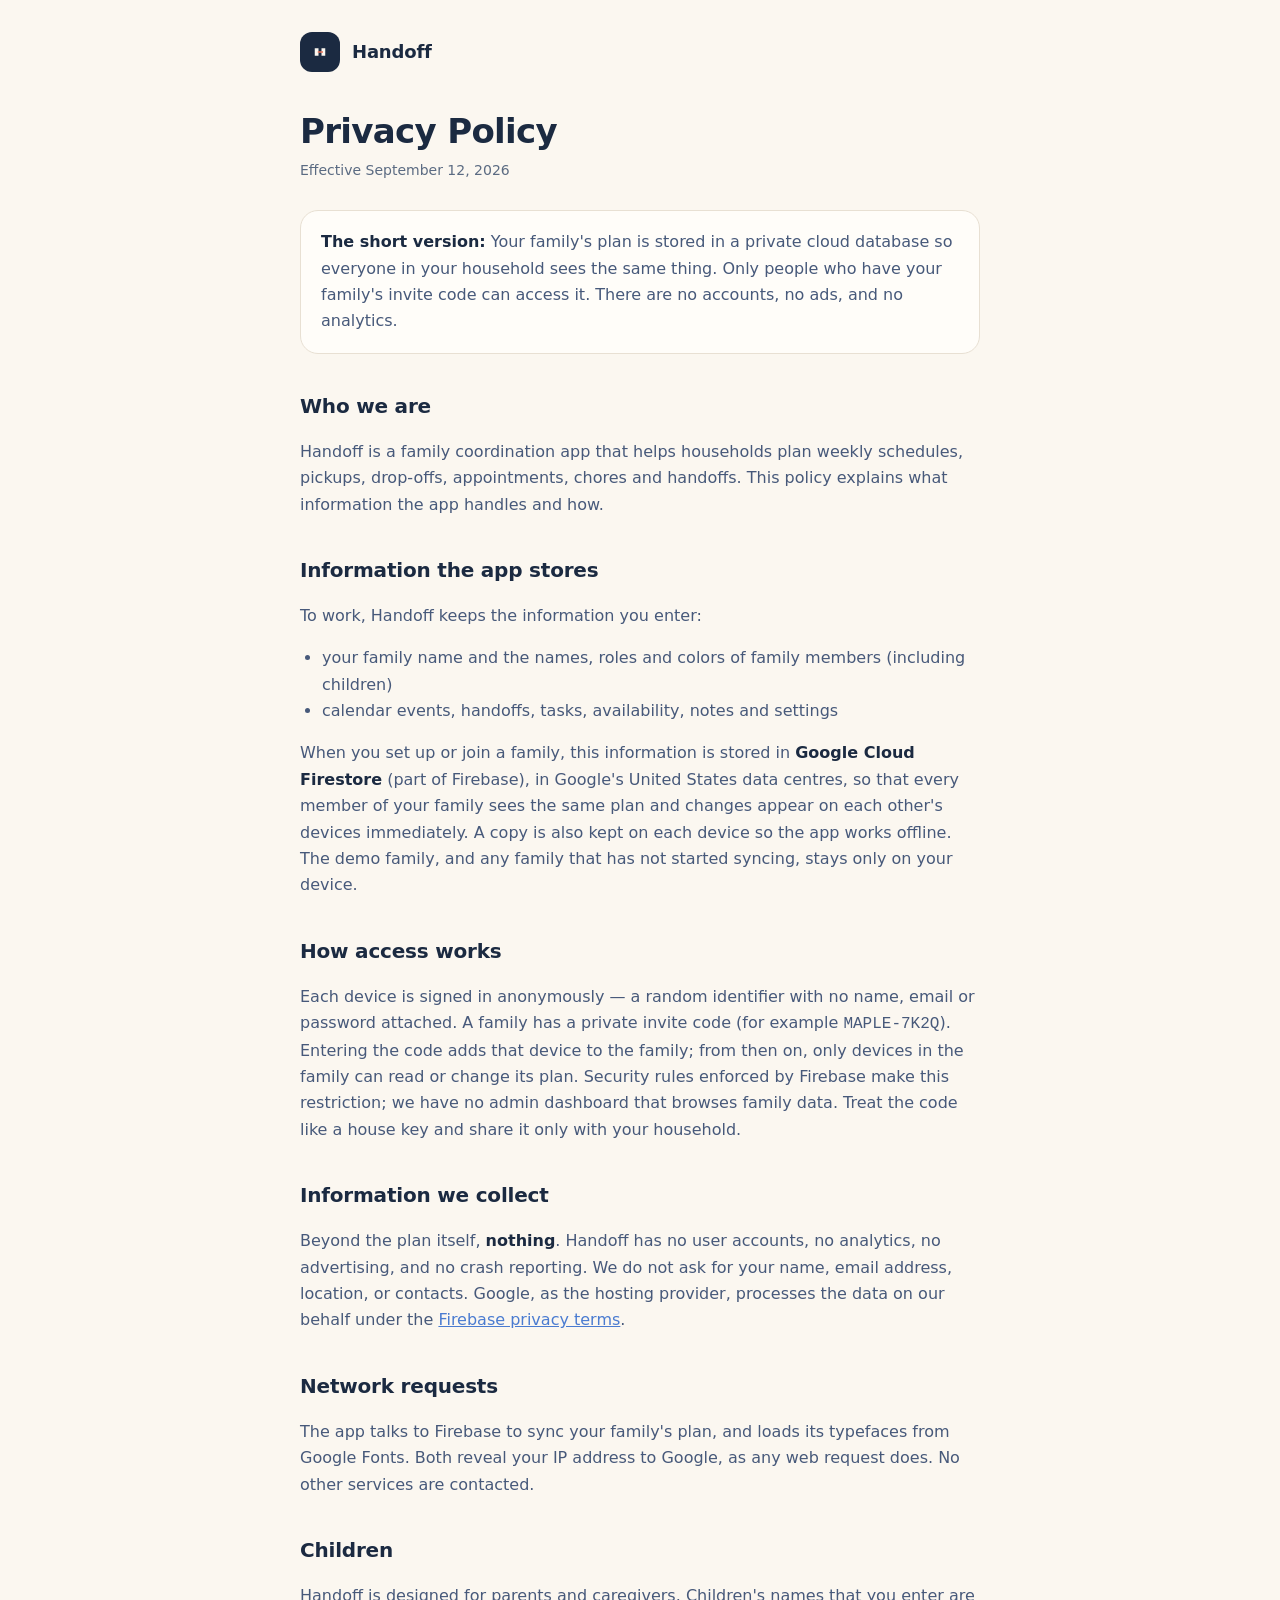
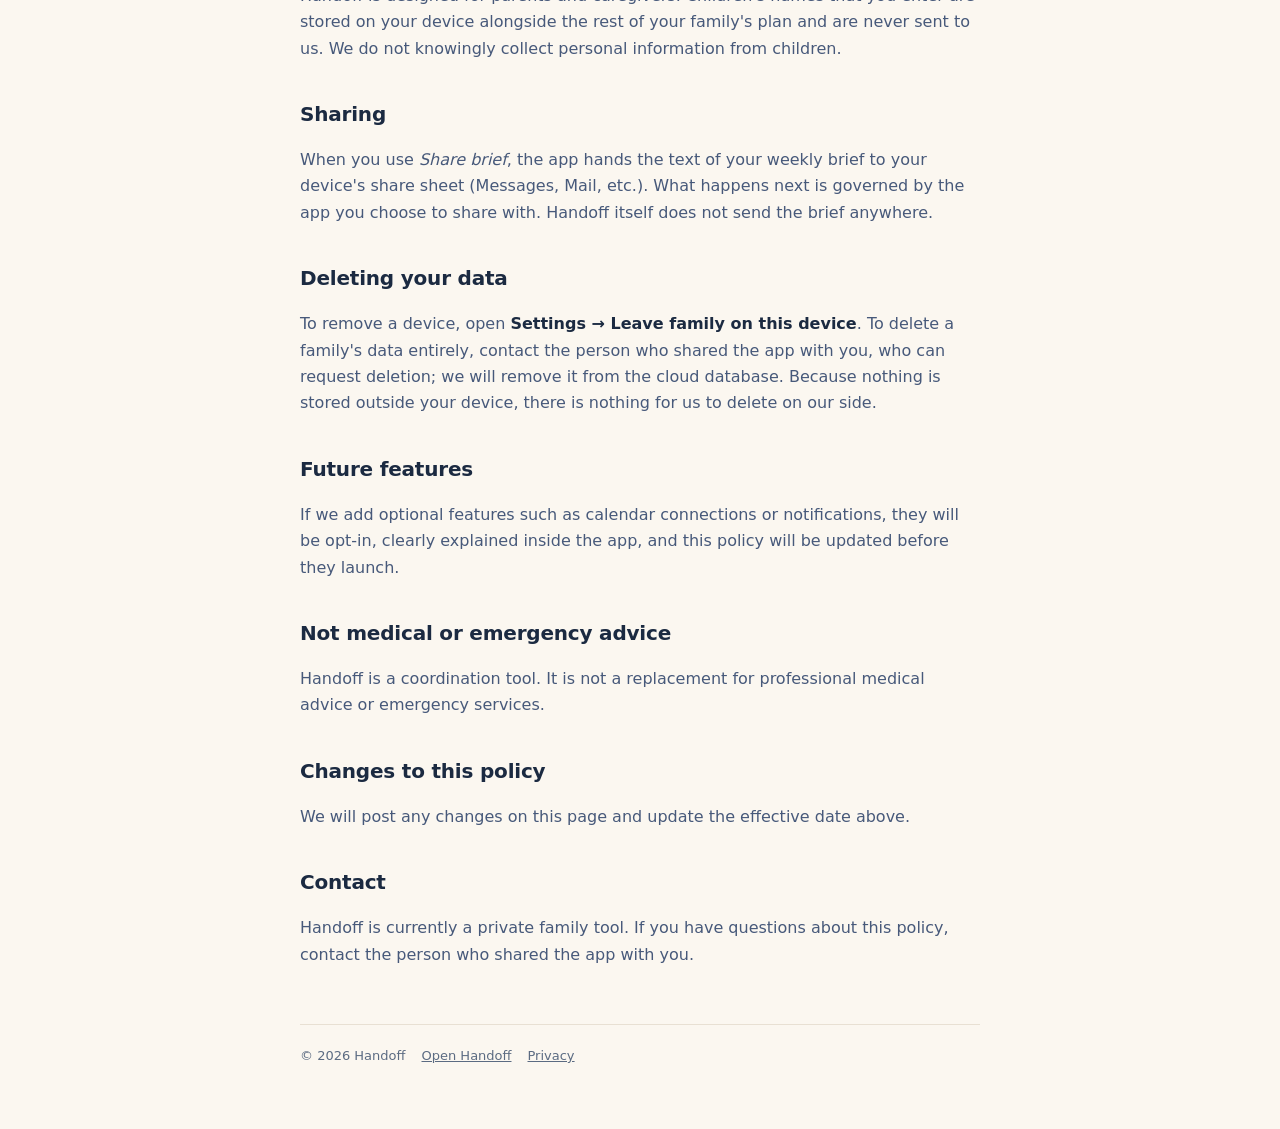
<file: privacy.html>
<!doctype html>
<html lang="en">
<head>
  <meta charset="utf-8">
  <meta name="viewport" content="width=device-width, initial-scale=1">
  <title>Privacy Policy — Handoff</title>
  <meta name="description" content="Handoff privacy policy. Your family's schedule stays on your device.">
  <link rel="stylesheet" href="style.css">
</head>
<body>
<main>
  <header>
    <a href="./">
      <span class="logo" aria-hidden="true"><svg viewBox="0 0 64 64" width="24" height="24"><path d="M18 22h10v20H18zM36 22h10v20H36z" fill="#FBF7F0"/><path d="M26 30h14v4H26z" fill="#E8735A"/></svg></span>
      <span class="brand">Handoff</span>
    </a>
  </header>

  <h1>Privacy Policy</h1>
  <p class="meta">Effective September 12, 2026</p>

  <div class="card">
    <p><strong>The short version:</strong> Your family's plan is stored in a private cloud database so everyone in your household sees the same thing. Only people who have your family's invite code can access it. There are no accounts, no ads, and no analytics.</p>
  </div>

  <h2>Who we are</h2>
  <p>Handoff is a family coordination app that helps households plan weekly schedules, pickups, drop-offs, appointments, chores and handoffs. This policy explains what information the app handles and how.</p>

  <h2>Information the app stores</h2>
  <p>To work, Handoff keeps the information you enter:</p>
  <ul>
    <li>your family name and the names, roles and colors of family members (including children)</li>
    <li>calendar events, handoffs, tasks, availability, notes and settings</li>
  </ul>
  <p>When you set up or join a family, this information is stored in <strong>Google Cloud Firestore</strong> (part of Firebase), in Google's United States data centres, so that every member of your family sees the same plan and changes appear on each other's devices immediately. A copy is also kept on each device so the app works offline. The demo family, and any family that has not started syncing, stays only on your device.</p>

  <h2>How access works</h2>
  <p>Each device is signed in anonymously — a random identifier with no name, email or password attached. A family has a private invite code (for example <code>MAPLE-7K2Q</code>). Entering the code adds that device to the family; from then on, only devices in the family can read or change its plan. Security rules enforced by Firebase make this restriction; we have no admin dashboard that browses family data. Treat the code like a house key and share it only with your household.</p>

  <h2>Information we collect</h2>
  <p>Beyond the plan itself, <strong>nothing</strong>. Handoff has no user accounts, no analytics, no advertising, and no crash reporting. We do not ask for your name, email address, location, or contacts. Google, as the hosting provider, processes the data on our behalf under the <a href="https://firebase.google.com/support/privacy" rel="noopener">Firebase privacy terms</a>.</p>

  <h2>Network requests</h2>
  <p>The app talks to Firebase to sync your family's plan, and loads its typefaces from Google Fonts. Both reveal your IP address to Google, as any web request does. No other services are contacted.</p>

  <h2>Children</h2>
  <p>Handoff is designed for parents and caregivers. Children's names that you enter are stored on your device alongside the rest of your family's plan and are never sent to us. We do not knowingly collect personal information from children.</p>

  <h2>Sharing</h2>
  <p>When you use <em>Share brief</em>, the app hands the text of your weekly brief to your device's share sheet (Messages, Mail, etc.). What happens next is governed by the app you choose to share with. Handoff itself does not send the brief anywhere.</p>

  <h2>Deleting your data</h2>
  <p>To remove a device, open <strong>Settings → Leave family on this device</strong>. To delete a family's data entirely, contact the person who shared the app with you, who can request deletion; we will remove it from the cloud database. Because nothing is stored outside your device, there is nothing for us to delete on our side.</p>

  <h2>Future features</h2>
  <p>If we add optional features such as calendar connections or notifications, they will be opt-in, clearly explained inside the app, and this policy will be updated before they launch.</p>

  <h2>Not medical or emergency advice</h2>
  <p>Handoff is a coordination tool. It is not a replacement for professional medical advice or emergency services.</p>

  <h2>Changes to this policy</h2>
  <p>We will post any changes on this page and update the effective date above.</p>

  <h2>Contact</h2>
  <p>Handoff is currently a private family tool. If you have questions about this policy, contact the person who shared the app with you.</p>

  <footer>
    <span>© 2026 Handoff</span>
    <a href="./">Open Handoff</a>
    <a href="privacy.html">Privacy</a>
  </footer>
</main>
</body>
</html>
</file>
<file: style.css>
:root {
  --cream: #FBF7F0; --cream-50: #FFFDF9; --cream-300: #E8E0D3;
  --navy: #1B2A41; --navy-500: #47597A; --navy-400: #5B6B82;
  --blue: #4A7BD0; --coral: #E8735A; --green: #5E9C7A;
}
* { box-sizing: border-box; }
html { -webkit-text-size-adjust: 100%; }
body {
  margin: 0; background: var(--cream); color: var(--navy);
  font: 16px/1.65 "Inter", ui-sans-serif, system-ui, -apple-system, "Segoe UI", Roboto, sans-serif;
  -webkit-font-smoothing: antialiased;
}
main { max-width: 720px; margin: 0 auto; padding: 32px 20px 64px; }
header { display: flex; align-items: center; gap: 12px; margin-bottom: 40px; }
header a { display: flex; align-items: center; gap: 12px; color: inherit; text-decoration: none; }
.logo { width: 40px; height: 40px; border-radius: 12px; background: var(--navy); display: grid; place-items: center; flex: none; }
.brand { font-weight: 800; font-size: 18px; letter-spacing: -0.01em; }
h1 { font-size: 34px; line-height: 1.15; letter-spacing: -0.02em; margin: 0 0 8px; }
h2 { font-size: 20px; letter-spacing: -0.01em; margin: 36px 0 8px; }
p, li { color: var(--navy-500); }
.meta { color: var(--navy-400); font-size: 14px; margin: 0 0 28px; }
.card { background: var(--cream-50); border: 1px solid var(--cream-300); border-radius: 18px; padding: 18px 20px; margin: 20px 0; }
.card p { margin: 0; }
strong { color: var(--navy); }
a { color: var(--blue); }
ul { padding-left: 22px; }
footer { margin-top: 56px; padding-top: 20px; border-top: 1px solid var(--cream-300); font-size: 13px; color: var(--navy-400); display: flex; gap: 16px; flex-wrap: wrap; }
footer a { color: var(--navy-400); }
.hero { padding: 40px 0 8px; }
.hero h1 { font-size: 40px; }
.hero p { font-size: 18px; }
.features { display: grid; gap: 12px; grid-template-columns: repeat(auto-fit, minmax(200px, 1fr)); margin-top: 32px; }
.features .card { margin: 0; }
.features h3 { margin: 0 0 4px; font-size: 15px; }
.features p { font-size: 14px; }
</file>
